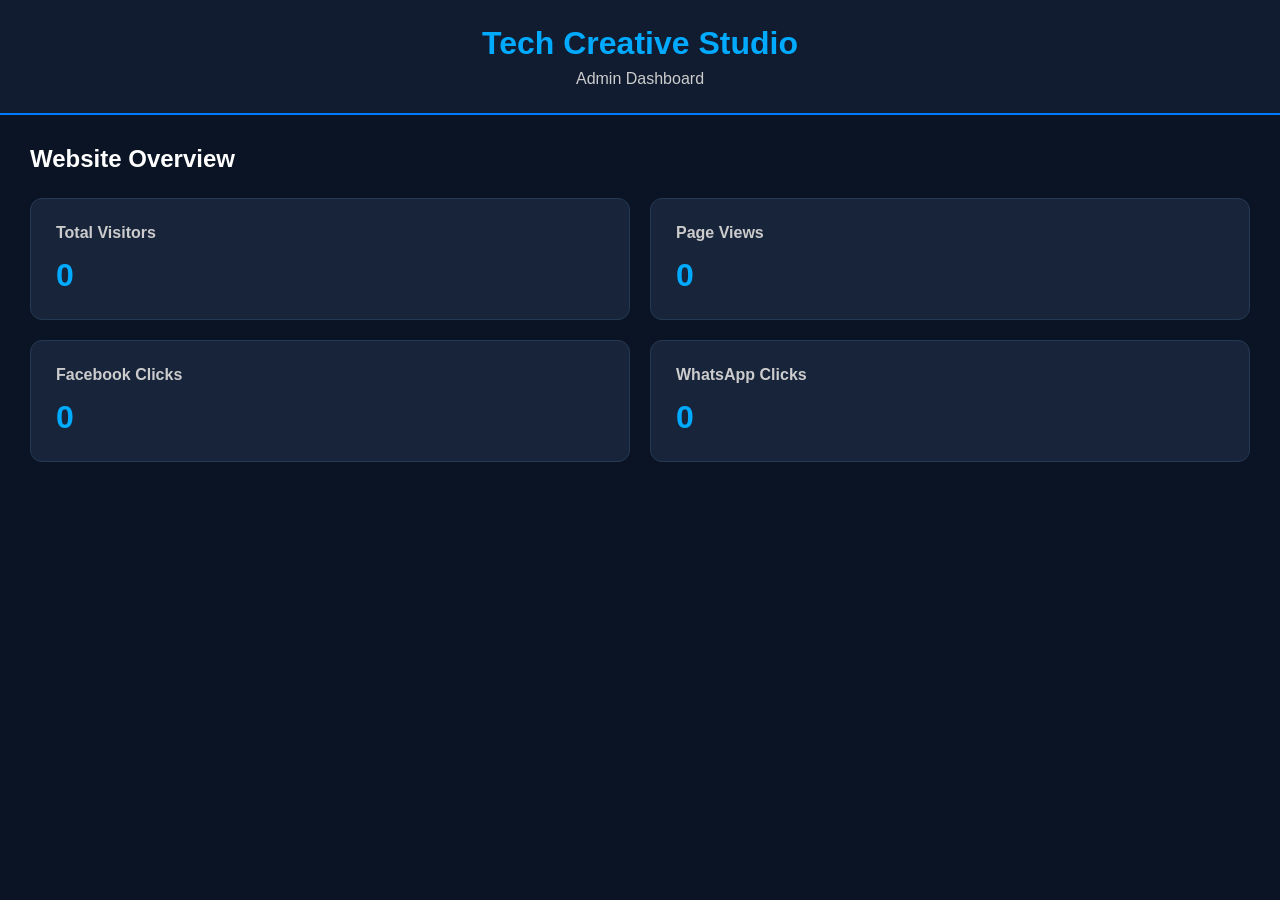
<file: admin.html>
<!DOCTYPE html>
<html lang="en">
<head>
    <meta charset="UTF-8">
    <meta name="viewport" content="width=device-width, initial-scale=1.0">
    <title>Tech Creative Studio - Admin</title>
    <link rel="stylesheet" href="admin.css">
</head>
<body>

    <header>
        <h1>Tech Creative Studio</h1>
        <p>Admin Dashboard</p>
    </header>

    <main>
        <h2>Website Overview</h2>

        <div class="dashboard">

            <div class="card">
                <h3>Total Visitors</h3>
                <p id="visitors">0</p>
            </div>

            <div class="card">
                <h3>Page Views</h3>
                <p id="pageViews">0</p>
            </div>

            <div class="card">
                <h3>Facebook Clicks</h3>
                <p id="facebookClicks">0</p>
            </div>

            <div class="card">
                <h3>WhatsApp Clicks</h3>
                <p id="whatsappClicks">0</p>
            </div>

        </div>
    </main>

</body>
</html>
</file>
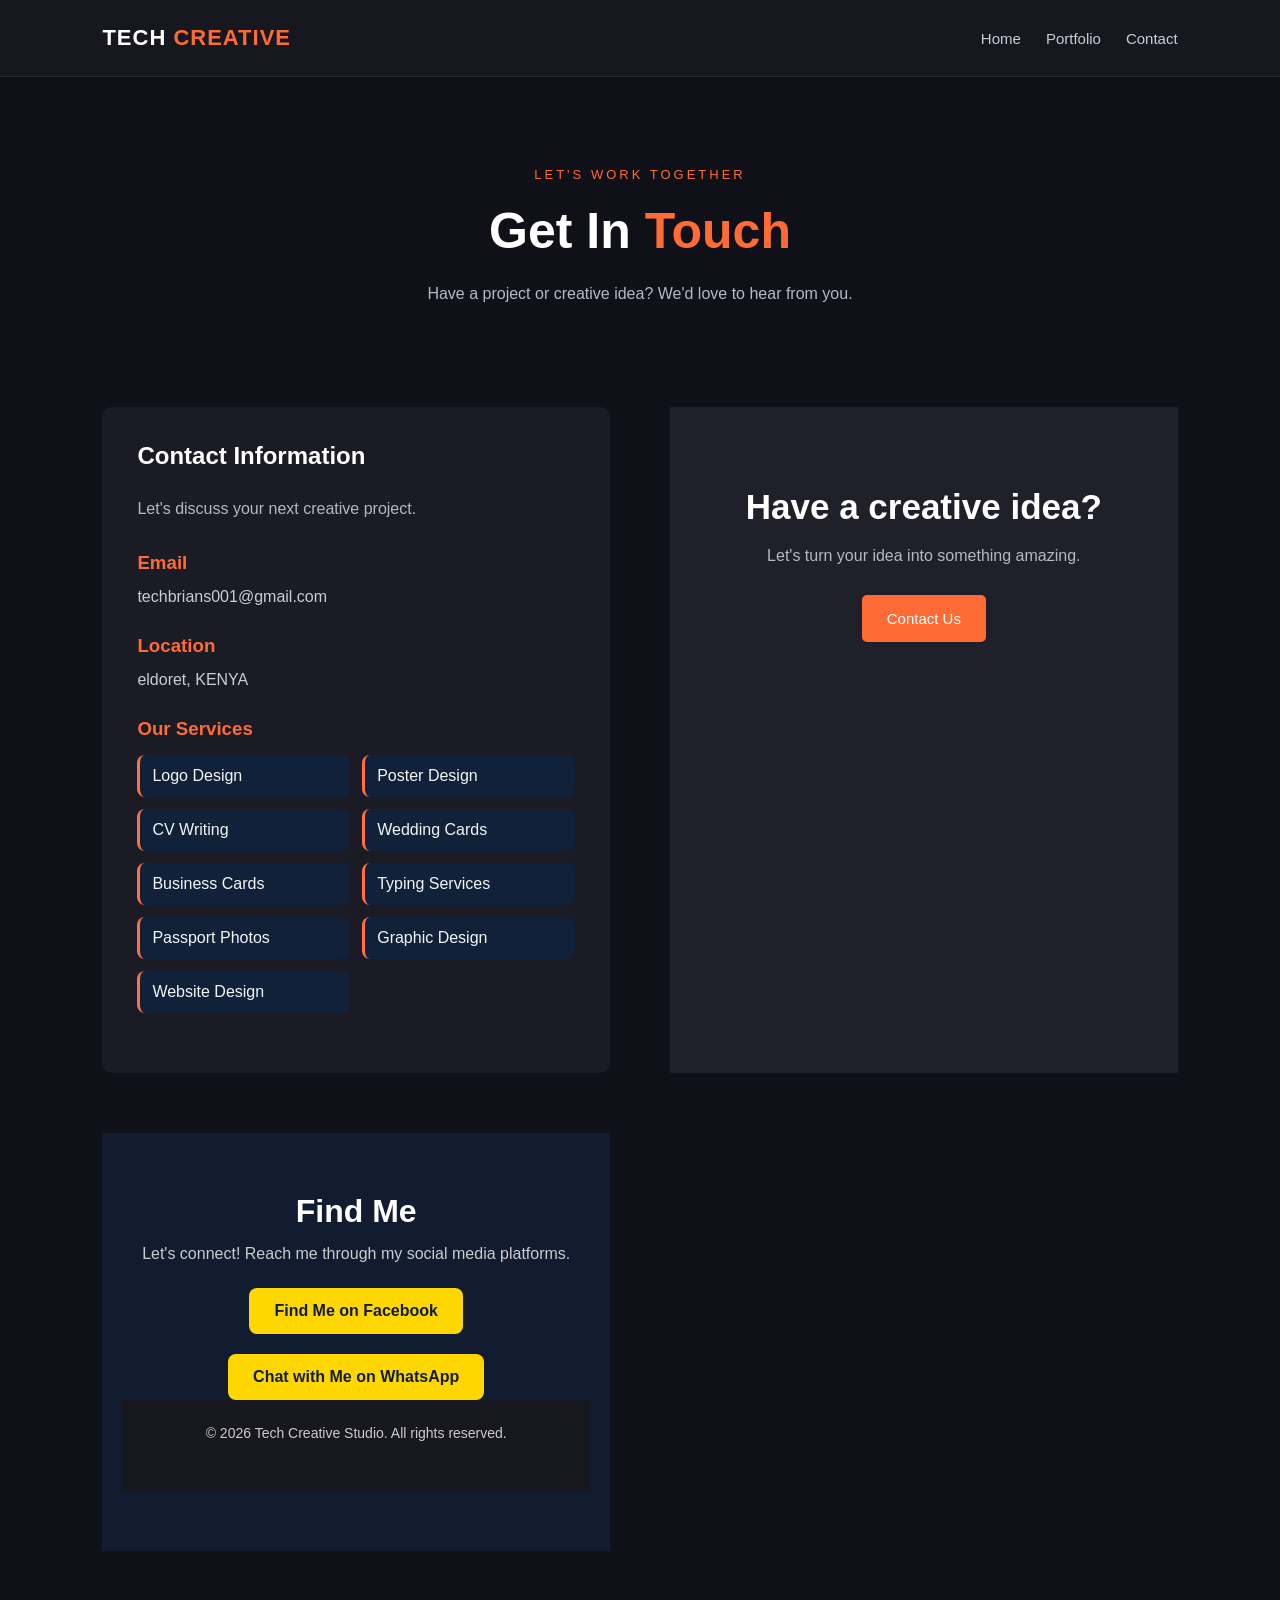
<file: contact.html>
<!DOCTYPE html>
<html lang="en">
<head>
    <meta charset="UTF-8">
    <meta name="viewport" content="width=device-width, initial-scale=1.0">
    <title>Contact | Tech Creative Studio</title>
    <link rel="stylesheet" href="style.css">
</head>
<body>

<header>
    <a href="index.html" class="logo">
        TECH <span>CREATIVE</span>
    </a>

    <nav>
        <a href="index.html">Home</a>
        <a href="portfolio.html">Portfolio</a>
        <a href="contact.html">Contact</a>
    </nav>
</header>

<section class="page-heading">
    <p class="subtitle">LET'S WORK TOGETHER</p>

    <h1>Get In <span>Touch</span></h1>

    <p>Have a project or creative idea? We'd love to hear from you.</p>
</section>

<section class="contact-section">

    <div class="contact-info">
        <h2>Contact Information</h2>

        <p>Let's discuss your next creative project.</p>

        <div class="contact-item">
            <h3>Email</h3>
            <p>techbrians001@gmail.com</p>
        </div>

        <div class="contact-item">
            <h3>Location</h3>
            <p>eldoret, KENYA</p>
        </div>

        <div class="contact-item">
            <h3>Our Services</h3>

<ul class="contact-services">
    <li>Logo Design</li>
    <li>Poster Design</li>
    <li>CV Writing</li>
    <li>Wedding Cards</li>
    <li>Business Cards</li>
    <li>Typing Services</li>
    <li>Passport Photos</li>
    <li>Graphic Design</li>
    <li>Website Design</li>
</ul>
        </div>
    </div>

    <section class="call-to-action">
    <h2>Have a creative idea?</h2>
    <p>Let's turn your idea into something amazing.</p>
    <a href="contact.html" class="button">Contact Us</a>
</section>
<!-- CONTACT SECTION -->
<section class="contact" id="contact">
    <h2>Find Me</h2>
    <p>Let's connect! Reach me through my social media platforms.</p>

    <div class="social-links">

        <a href="https://www.facebook.com/Its Techbrians"
           target="_blank">
            Find Me on Facebook
        </a>

        <a href="https://wa.me/254117624482"
           target="_blank">
            Chat with Me on WhatsApp
        </a>

    </div>

<footer>
    <p>© 2026 Tech Creative Studio. All rights reserved.</p>
</footer>

</body>
</html>
</file>
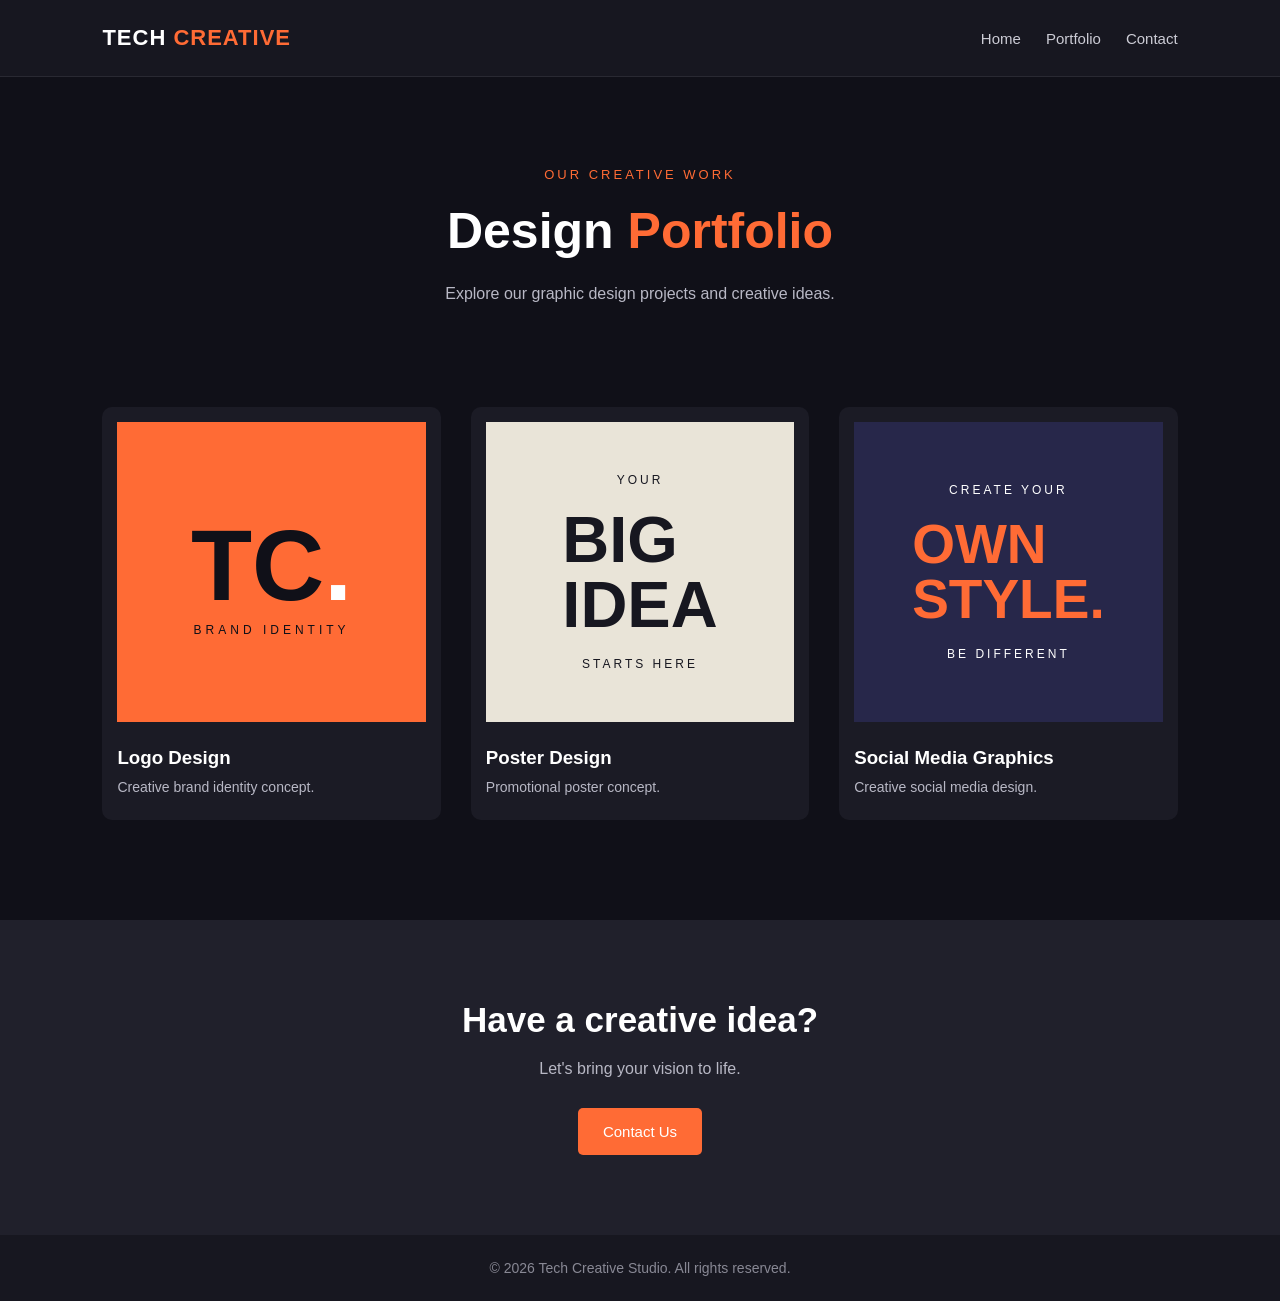
<file: portfolio.html>
<!DOCTYPE html>
<html lang="en">
<head>
    <meta charset="UTF-8">
    <meta name="viewport" content="width=device-width, initial-scale=1.0">
    <title>Portfolio | Tech Creative Studio</title>
    <link rel="stylesheet" href="style.css">
</head>
<body>

<header>
    <a href="index.html" class="logo">
        TECH <span>CREATIVE</span>
    </a>

    <nav>
        <a href="index.html">Home</a>
        <a href="portfolio.html">Portfolio</a>
        <a href="contact.html">Contact</a>
    </nav>
</header>

<section class="page-heading">
    <p class="subtitle">OUR CREATIVE WORK</p>

    <h1>Design <span>Portfolio</span></h1>

    <p>Explore our graphic design projects and creative ideas.</p>
</section>

<section class="portfolio">
    <div class="portfolio-grid">

        <div class="project">
            <div class="project-art logo-art">
                <h2>TC<span>.</span></h2>
                <p>BRAND IDENTITY</p>
            </div>

            <h3>Logo Design</h3>
            <p>Creative brand identity concept.</p>
        </div>

        <div class="project">
            <div class="project-art poster-art">
                <p>YOUR</p>
                <h2>BIG<br>IDEA</h2>
                <p>STARTS HERE</p>
            </div>

            <h3>Poster Design</h3>
            <p>Promotional poster concept.</p>
        </div>

        <div class="project">
            <div class="project-art social-art">
                <p>CREATE YOUR</p>
                <h2>OWN<br>STYLE.</h2>
                <p>BE DIFFERENT</p>
            </div>

            <h3>Social Media Graphics</h3>
            <p>Creative social media design.</p>
        </div>

    </div>
</section>

<section class="call-to-action">
    <h2>Have a creative idea?</h2>
    <p>Let's bring your vision to life.</p>

    <a href="contact.html" class="button">
        Contact Us
    </a>
</section>

<footer>
    <p>© 2026 Tech Creative Studio. All rights reserved.</p>
</footer>

</body>
</html>
</file>
<file: admin.css>
/* TECH CREATIVE STUDIO - ADMIN PANEL */

* {
    margin: 0;
    padding: 0;
    box-sizing: border-box;
}

body {
    font-family: Arial, sans-serif;
    background: #0b1424;
    color: white;
}

header {
    background: #111c30;
    padding: 25px;
    text-align: center;
    border-bottom: 2px solid #007bff;
}

header h1 {
    color: #00aaff;
    margin-bottom: 8px;
}

header p {
    color: #cccccc;
}

main {
    padding: 30px;
}

main h2 {
    margin-bottom: 25px;
}

.dashboard {
    display: grid;
    grid-template-columns: repeat(2, 1fr);
    gap: 20px;
}

.card {
    background: #17243a;
    padding: 25px;
    border-radius: 12px;
    border: 1px solid #263954;
}

.card h3 {
    color: #cccccc;
    font-size: 16px;
    margin-bottom: 15px;
}

.card p {
    font-size: 32px;
    font-weight: bold;
    color: #00aaff;
}

/* MOBILE RESPONSIVE */

@media (max-width: 600px) {
    .dashboard {
        grid-template-columns: 1fr;
    }

    main {
        padding: 20px;
    }
}
</file>
<file: style.css>
/* TECH CREATIVE STUDIO - WEBSITE DESIGN */

* {
    margin: 0;
    padding: 0;
    box-sizing: border-box;
}

body {
    font-family: Arial, sans-serif;
    background: #101018;
    color: white;
}

/* HEADER */

header {
    display: flex;
    justify-content: space-between;
    align-items: center;
    padding: 25px 8%;
    background: #171720;
    border-bottom: 1px solid #292932;
}

.logo {
    color: white;
    font-size: 22px;
    font-weight: bold;
    text-decoration: none;
    letter-spacing: 1px;
}

.logo span {
    color: #ff6b35;
}

nav {
    display: flex;
    gap: 25px;
}

nav a {
    color: #ccccd5;
    text-decoration: none;
    font-size: 15px;
}

nav a:hover {
    color: #ff6b35;
}

/* HERO SECTION */

.hero {
    min-height: 600px;
    display: flex;
    align-items: center;
    justify-content: space-between;
    gap: 50px;
    padding: 80px 8%;
}

.hero-content {
    max-width: 550px;
}

.subtitle {
    color: #ff6b35;
    font-size: 13px;
    letter-spacing: 3px;
    margin-bottom: 20px;
}

.hero h1 {
    font-size: 60px;
    line-height: 1.15;
    margin-bottom: 25px;
}

.hero h1 span,
.page-heading h1 span {
    color: #ff6b35;
}

.intro {
    color: #b8b8c5;
    line-height: 1.8;
    margin-bottom: 30px;
    max-width: 480px;
}

.button {
    display: inline-block;
    background: #ff6b35;
    color: white;
    padding: 15px 25px;
    border: none;
    border-radius: 5px;
    text-decoration: none;
    font-size: 15px;
    cursor: pointer;
}

.button:hover {
    background: #e95724;
}

/* HERO DESIGN */

.hero-design {
    background: #20202b;
    width: 380px;
    height: 400px;
    display: flex;
    justify-content: center;
    align-items: center;
    border-radius: 20px;
}

.poster {
    position: relative;
    width: 270px;
    height: 320px;
    background: #ff6b35;
    padding: 25px;
    overflow: hidden;
    transform: rotate(-5deg);
}

.poster-small {
    font-size: 10px;
    letter-spacing: 2px;
}

.poster h2 {
    font-size: 42px;
    line-height: 1.1;
    margin-top: 35px;
    position: relative;
    z-index: 2;
}

.poster-bottom {
    position: absolute;
    bottom: 20px;
    font-size: 10px;
    letter-spacing: 2px;
}

.poster-circle {
    position: absolute;
    width: 180px;
    height: 180px;
    background: #101018;
    border-radius: 50%;
    right: -60px;
    bottom: -50px;
}

/* SERVICES */

.services {
    padding: 80px 8%;
    background: #171720;
}

.services > h2 {
    font-size: 35px;
    margin-bottom: 40px;
}

.service-grid {
    display: flex;
    gap: 25px;
}

.service-card {
    flex: 1;
    background: #22222d;
    padding: 30px;
    border-radius: 10px;
}

.service-number {
    color: #ff6b35;
    font-size: 25px;
    margin-bottom: 25px;
}

.service-card h3 {
    margin-bottom: 15px;
}

.service-card p {
    color: #b8b8c5;
    line-height: 1.7;
}

/* PAGE HEADINGS */

.page-heading {
    text-align: center;
    padding: 90px 8% 60px;
}

.page-heading h1 {
    font-size: 50px;
    margin-bottom: 20px;
}

.page-heading > p:last-child {
    color: #b8b8c5;
    line-height: 1.7;
}

/* PORTFOLIO */

.portfolio {
    padding: 40px 8% 100px;
}

.portfolio-grid {
    display: grid;
    grid-template-columns: repeat(3, 1fr);
    gap: 30px;
}

.project {
    background: #1b1b25;
    padding: 15px;
    border-radius: 10px;
}

.project-art {
    height: 300px;
    display: flex;
    flex-direction: column;
    justify-content: center;
    align-items: center;
    margin-bottom: 25px;
    overflow: hidden;
}

.logo-art {
    background: #ff6b35;
    color: #101018;
}

.logo-art h2 {
    font-size: 100px;
}

.logo-art h2 span {
    color: white;
}

.logo-art p {
    letter-spacing: 4px;
    font-size: 12px;
}

.poster-art {
    background: #e9e4d8;
    color: #171720;
}

.poster-art h2 {
    font-size: 65px;
    line-height: 1;
    margin: 20px 0;
}

.poster-art p {
    letter-spacing: 3px;
    font-size: 12px;
}

.social-art {
    background: #27274a;
    color: white;
}

.social-art h2 {
    font-size: 55px;
    line-height: 1;
    margin: 20px 0;
    color: #ff6b35;
}

.social-art p {
    letter-spacing: 3px;
    font-size: 12px;
}

.project h3 {
    margin-bottom: 10px;
}

.project > p {
    color: #b8b8c5;
    font-size: 14px;
    margin-bottom: 10px;
}

/* CONTACT */

.contact-section {
    display: grid;
    grid-template-columns: 1fr 1fr;
    gap: 60px;
    padding: 40px 8% 100px;
}

.contact-info,
.contact-form {
    background: #1b1b25;
    padding: 35px;
    border-radius: 10px;
}

.contact-info h2,
.contact-form h2 {
    margin-bottom: 25px;
}

.contact-info > p {
    color: #b8b8c5;
    line-height: 1.7;
    margin-bottom: 30px;
}

.contact-item {
    margin-bottom: 25px;
}

.contact-item h3 {
    color: #ff6b35;
    margin-bottom: 10px;
}

.contact-item p {
    color: #ccccd5;
    line-height: 1.6;
}

form {
    display: flex;
    flex-direction: column;
}

form label {
    margin-bottom: 10px;
}

form input,
form textarea {
    background: #101018;
    border: 1px solid #343440;
    color: white;
    padding: 15px;
    margin-bottom: 20px;
    border-radius: 5px;
    font-family: Arial, sans-serif;
}

form input:focus,
form textarea:focus {
    outline: 1px solid #ff6b35;
}

form textarea {
    resize: vertical;
}

form .button {
    align-self: flex-start;
}

/* CALL TO ACTION */

.call-to-action {
    text-align: center;
    padding: 80px 8%;
    background: #20202b;
}

.call-to-action h2 {
    font-size: 35px;
    margin-bottom: 20px;
}

.call-to-action p {
    color: #b8b8c5;
    margin-bottom: 30px;
}

/* FOOTER */

footer {
    text-align: center;
    padding: 25px;
    background: #171720;
    color: #888894;
    font-size: 14px;
}

/* MOBILE RESPONSIVE DESIGN */

@media (max-width: 850px) {

    .hero {
        flex-direction: column;
        text-align: center;
    }

    .hero-content {
        max-width: 100%;
    }

    .hero h1 {
        font-size: 45px;
    }

    .intro {
        margin-left: auto;
        margin-right: auto;
    }

    .hero-design {
        max-width: 100%;
    }

    .service-grid {
        flex-direction: column;
    }

    .portfolio-grid {
        grid-template-columns: repeat(2, 1fr);
    }

    .contact-section {
        grid-template-columns: 1fr;
    }
}

@media (max-width: 550px) {

    header {
        flex-direction: column;
        gap: 20px;
    }

    nav {
        gap: 15px;
    }

    nav a {
        font-size: 13px;
    }

    .hero {
        padding: 60px 6%;
    }

    .hero h1 {
        font-size: 38px;
    }

    .hero-design {
        height: 350px;
    }

    .page-heading h1 {
        font-size: 38px;
    }

    .portfolio-grid {
        grid-template-columns: 1fr;
    }

    .contact-info,
    .contact-form {
        padding: 25px;
    }
}/* CONTACT SECTION */

.contact {
    text-align: center;
    padding: 60px 20px;
    background: #111c30;
}

.contact h2 {
    font-size: 32px;
    margin-bottom: 15px;
}

.contact p {
    color: #cccccc;
    margin-bottom: 25px;
}

.social-links {
    display: flex;
    justify-content: center;
    gap: 20px;
    flex-wrap: wrap;
}

.social-links a {
    display: inline-flex;
    align-items: center;
    gap: 10px;

    background: #FFD700;
    color: #111c30;

    padding: 14px 25px;
    border-radius: 8px;
    text-decoration: none;
    font-weight: bold;
}

.social-links a:hover {
    background: #FFC107;
}/* ===== WHAT WE DO / SERVICES SECTION ===== */

.services-section {
    padding: 80px 8%;
    background: #0b1424;
    color: #ffffff;
    text-align: center;
}

.services-section h2 {
    font-size: 36px;
    font-weight: 700;
    margin-bottom: 15px;
    color: #ffd700;
    position: relative;
}

.services-section h2::after {
    content: "";
    display: block;
    width: 70px;
    height: 4px;
    background: #ffd700;
    margin: 15px auto 0;
    border-radius: 10px;
}

.section-intro {
    max-width: 650px;
    margin: 0 auto 45px;
    color: #cbd5e1;
    font-size: 16px;
    line-height: 1.8;
}

/* Services grid */

.services-container {
    display: grid;
    grid-template-columns: repeat(3, 1fr);
    gap: 25px;
    max-width: 1200px;
    margin: 0 auto;
}

/* Individual service cards */

.service-card {
    background: #111f35;
    padding: 35px 25px;
    border: 1px solid rgba(255, 215, 0, 0.15);
    border-radius: 16px;
    text-align: left;
    transition: all 0.3s ease;
    position: relative;
    overflow: hidden;
}

.service-card::before {
    content: "";
    position: absolute;
    top: 0;
    left: 0;
    width: 100%;
    height: 4px;
    background: #ffd700;
    transform: scaleX(0);
    transform-origin: left;
    transition: transform 0.3s ease;
}

.service-card:hover {
    transform: translateY(-8px);
    border-color: #ffd700;
    box-shadow: 0 15px 35px rgba(0, 0, 0, 0.3);
}

.service-card:hover::before {
    transform: scaleX(1);
}

.service-card h3 {
    color: #ffd700;
    font-size: 21px;
    margin-bottom: 15px;
    font-weight: 600;
}

.service-card p {
    color: #cbd5e1;
    font-size: 15px;
    line-height: 1.8;
    margin: 0;
}

/* Tablet screens */

@media (max-width: 900px) {
    .services-container {
        grid-template-columns: repeat(2, 1fr);
    }

    .services-section {
        padding: 65px 6%;
    }
}

/* Mobile screens */

@media (max-width: 600px) {
    .services-container {
        grid-template-columns: 1fr;
        gap: 18px;
    }

    .services-section {
        padding: 50px 5%;
    }

    .services-section h2 {
        font-size: 29px;
    }

    .section-intro {
        font-size: 14px;
        margin-bottom: 30px;
    }

    .service-card {
        padding: 28px 22px;
    }

    .service-card h3 {
        font-size: 19px;
    }
}.contact-services {
    list-style: none;
    padding: 0;
    margin-top: 15px;
    display: grid;
    grid-template-columns: repeat(2, 1fr);
    gap: 12px;
}

.contact-services li {
    color: #f5f5f5;
    background: #102139;
    padding: 12px;
    border-radius: 8px;
    border-left: 3px solid #ff7043;
}

@media (max-width: 500px) {
    .contact-services {
        grid-template-columns: 1fr;
    }
}
</file>
